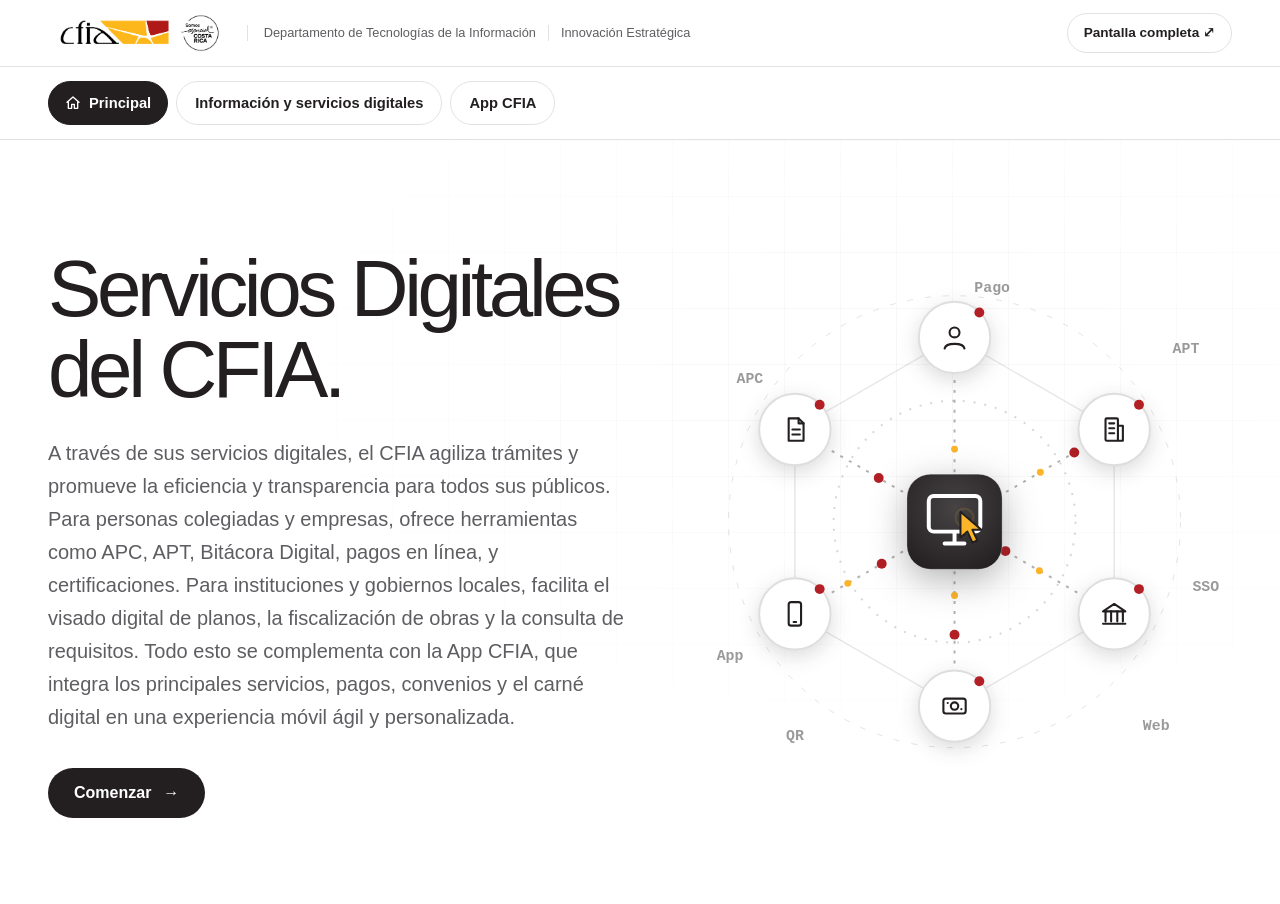
<file: index.html>
<!DOCTYPE html>
<html lang="es">
<head>
<meta charset="UTF-8">
<meta name="viewport" content="width=device-width, initial-scale=1, viewport-fit=cover">
<meta name="theme-color" content="#231f20">
<title>Servicios Digitales del CFIA · CFIA</title>
<link rel="stylesheet" href="assets/presentacion.css">


</head>
<body>

<header class="top">
  <div class="wrap">
    <button class="mark" id="home" type="button" aria-label="CFIA, ir a la portada"><img class="logo" id="logo" src="assets/cfia-esencial.png" alt="CFIA · Esencial Costa Rica"></button>
    <span class="ttl"><span>Departamento de Tecnologías de la Información</span><span>Innovación Estratégica</span></span>
    <div class="tools"><button class="tbtn" id="fs" type="button">Pantalla completa ⤢</button></div>
  </div>
</header>

<!-- Menú superior -->
<nav class="dock" aria-label="Secciones">
  <div class="wrap">
    <div class="chips" id="chips" role="tablist">
      <button class="chip chip-home" role="tab" data-i="-1"><svg viewBox="0 0 24 24" width="16" height="16" fill="none" stroke="currentColor" stroke-width="2" stroke-linecap="round" stroke-linejoin="round" aria-hidden="true"><path d="M3 11l9-8 9 8M5 10v10h5v-6h4v6h5V10"/></svg>Principal</button>
      <button class="chip" role="tab" data-i="0">Información y servicios digitales</button>
      <button class="chip" role="tab" data-i="1">App CFIA</button>
    </div>
  </div>
</nav>

<!-- Portada -->
<section id="cover">
  <div class="wrap cv-grid">
   <div class="cv-copy">
    <h1>Servicios Digitales<br>del CFIA.</h1>
    <p class="lead">A través de sus servicios digitales, el CFIA agiliza trámites y promueve la eficiencia y transparencia para todos sus públicos. Para personas colegiadas y empresas, ofrece herramientas como APC, APT, Bitácora Digital, pagos en línea, y certificaciones. Para instituciones y gobiernos locales, facilita el visado digital de planos, la fiscalización de obras y la consulta de requisitos. Todo esto se complementa con la App CFIA, que integra los principales servicios, pagos, convenios y el carné digital en una experiencia móvil ágil y personalizada.</p>
    <button class="start" id="start" type="button">Comenzar <span aria-hidden="true">→</span></button>
   </div>
   <div class="cv-art" aria-hidden="true"><svg id="art" viewBox="0 0 560 520" xmlns="http://www.w3.org/2000/svg"></svg></div>
  </div>
</section>

<main class="wrap" id="app" hidden>
  <section class="tab" id="t1" role="tabpanel">
    <header class="ah"><div class="ahm"><div><h2>Información y servicios digitales</h2><p>Lo que puede hacer cada tipo de usuario en los servicios digitales del CFIA.</p></div></div></header>
    <div class="seg" id="seg" role="tablist"></div>
    <div id="stage"></div>
  </section>
  <section class="tab" id="t2" role="tabpanel">
    <header class="ah"><div class="ahm"><div><h2>App CFIA</h2><p>Lo que se puede hacer desde la aplicación móvil del CFIA.</p></div></div><div class="stores"><img src="assets/imagen-1.png" alt="Código QR para descargar la App CFIA en App Store"><img src="assets/imagen-2.png" alt="Código QR para descargar la App CFIA en Google Play"></div></header>
    <div class="seg" id="aseg" role="tablist"><button class="on" data-k="a">Opciones actuales</button><button data-k="f">Futuras funcionalidades</button></div>
    <div id="ap1" class="appw">
      <img class="phimg" src="assets/imagen-3.png" alt="App CFIA en un celular">
      <div class="fts" id="fts"></div>
    </div>
      </section>
</main>
<script src="assets/presentacion.js"></script>
</body>
</html>
</file>
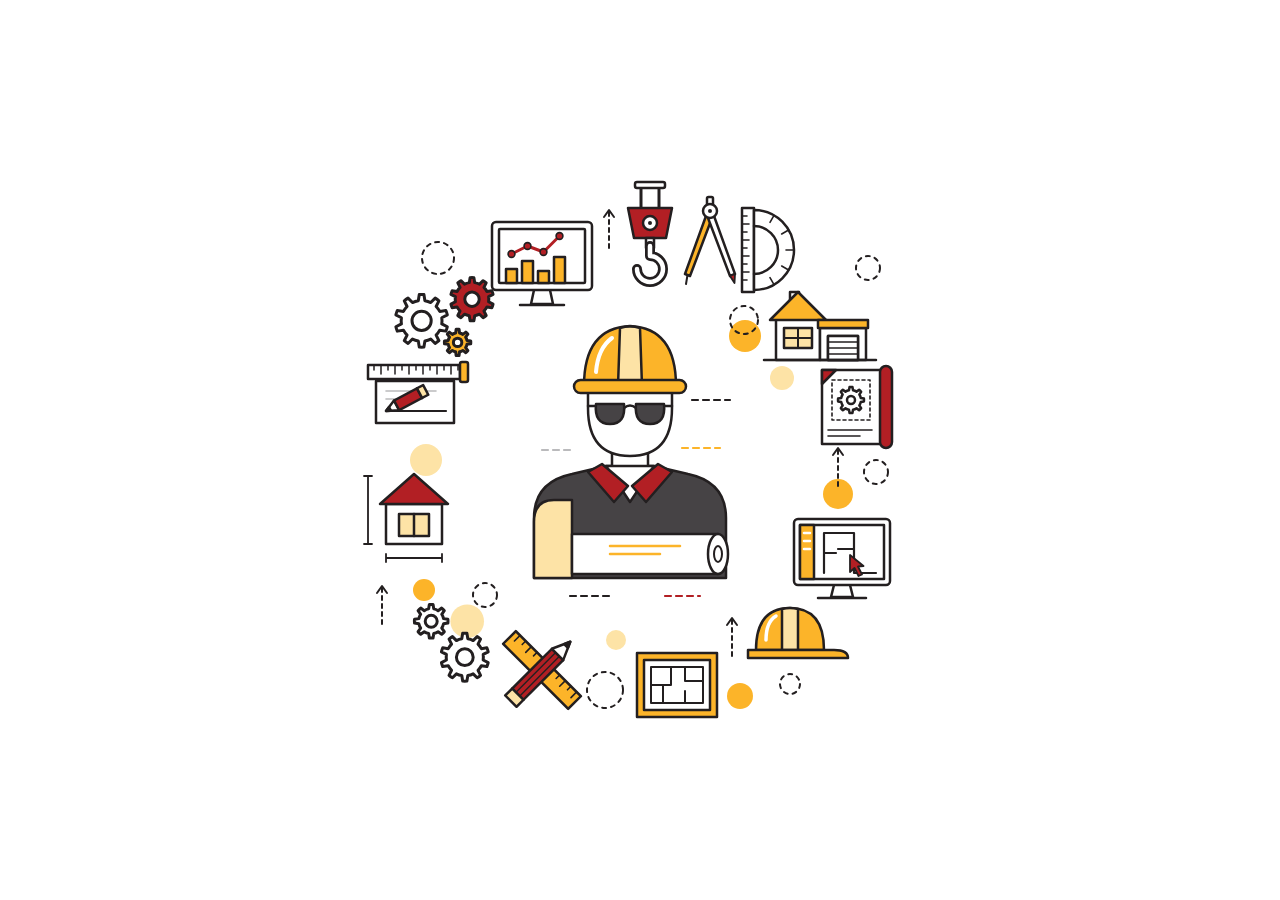
<file: assets/animacion-ingenieria_2.html>
<!DOCTYPE html>
<html lang="es">
<head>
<meta charset="utf-8">
<meta name="viewport" content="width=device-width, initial-scale=1">
<title>Animación – Ingeniería</title>
<style>
  body{margin:0;min-height:100vh;display:flex;align-items:center;justify-content:center;background:#f6f6f6;font-family:system-ui,sans-serif}
  .demo{width:min(92vw,640px);padding:24px 0}
</style>
</head>
<body>
<!--
  CÓMO USARLA EN SU SITIO WEB
  1. Copie todo el bloque entre "INICIO" y "FIN" (estilos + SVG + script).
  2. Péguelo donde quiera mostrar la animación (en WordPress/Elementor, use un bloque o widget "HTML personalizado").
  3. Se adapta al ancho del contenedor (máximo 640 px; cámbielo en la regla .ing-anim, propiedad max-width).
  - No necesita imágenes ni librerías externas.
  - Se pausa sola cuando no está en pantalla y respeta la opción "reducir movimiento" del sistema.
-->
<style>body{background:transparent}.demo{width:100%;padding:0}</style><div class="demo">
<!-- ============ INICIO ANIMACIÓN INGENIERÍA (copiar desde aquí) ============ -->
<style>
/* Paleta (cámbiela aquí) */
.ing-anim{
  --ing-pri:#b21f24;       /* rojo CFIA */
  --ing-pri-dark:#872026;  /* rojo oscuro */
  --ing-sec:#fcb429;       /* amarillo */
  --ing-sec-soft:#fde3a6;  /* amarillo suave */
  --ing-ink:#231f20;       /* tinta / contornos */
  --ing-dark:#464345;      /* gris oscuro */
  --ing-mute:#bababc;      /* gris claro */
  --ing-casco:#fcb429;     /* casco */
  --ing-casco-franja:#fde3a6; /* franja central del casco */
  --ing-lentes:#464345;    /* lentes */
  width:100%;max-width:640px;margin:0 auto}
.ing-anim svg{display:block;width:100%;height:auto;overflow:visible}

/* Entrada */
.ing-anim .ing-pop{transform-box:fill-box;transform-origin:center;animation:ing-pop .8s cubic-bezier(.34,1.56,.64,1) var(--d,0s) both}
.ing-anim .ing-in{animation:ing-fade .8s ease var(--d,0s) both}
@keyframes ing-pop{0%{opacity:0;transform:scale(.3)}60%{opacity:1}100%{opacity:1;transform:scale(1)}}
@keyframes ing-fade{from{opacity:0}to{opacity:1}}

/* Movimiento continuo */
.ing-anim .ing-float{animation:ing-float 5s ease-in-out var(--f,0s) infinite}
@keyframes ing-float{0%,100%{transform:translateY(0)}50%{transform:translateY(-6px)}}

.ing-anim .ing-breath{animation:ing-breath 4s ease-in-out infinite}
@keyframes ing-breath{0%,100%{transform:translateY(0)}50%{transform:translateY(-3px)}}

.ing-anim .ing-spin{transform-box:fill-box;transform-origin:center;animation:ing-spin var(--t,8s) linear infinite}
.ing-anim .ing-spin.rev{animation-direction:reverse}
@keyframes ing-spin{to{transform:rotate(360deg)}}

.ing-anim .ing-ring{transform-box:fill-box;transform-origin:center;animation:ing-fade .8s ease var(--d,0s) both,ing-spin var(--t,20s) linear infinite}

.ing-anim .ing-pulse{transform-box:fill-box;transform-origin:center;animation:ing-fade .8s ease var(--d,0s) both,ing-pulse 3.5s ease-in-out var(--p,0s) infinite}
@keyframes ing-pulse{0%,100%{transform:scale(1)}50%{transform:scale(1.18)}}

.ing-anim .ing-flow{animation:ing-flow .9s linear infinite}
@keyframes ing-flow{from{stroke-dashoffset:16}to{stroke-dashoffset:0}}

.ing-anim .ing-blink{animation:ing-blink 2.4s ease-in-out var(--b,0s) infinite}
@keyframes ing-blink{0%,100%{opacity:1}50%{opacity:.25}}

/* Grúa */
.ing-anim .ing-swing{transform-origin:0 0;animation:ing-swing 3.2s ease-in-out infinite}
@keyframes ing-swing{0%,100%{transform:rotate(-7deg)}50%{transform:rotate(7deg)}}

/* Gráfico */
.ing-anim .ing-bar{transform-box:fill-box;transform-origin:50% 100%;animation:ing-bar 2.6s ease-in-out var(--b,0s) infinite}
@keyframes ing-bar{0%,100%{transform:scaleY(.45)}50%{transform:scaleY(1)}}
.ing-anim .ing-chart{stroke-dasharray:100;animation:ing-draw 6s linear infinite}
@keyframes ing-draw{0%{stroke-dashoffset:100;opacity:1}50%{stroke-dashoffset:0}85%{stroke-dashoffset:0;opacity:1}100%{stroke-dashoffset:0;opacity:0}}

/* Compás */
.ing-anim .ing-leg-l{transform-origin:0 0;animation:ing-leg-l 3s ease-in-out infinite}
.ing-anim .ing-leg-r{transform-origin:0 0;animation:ing-leg-r 3s ease-in-out infinite}
@keyframes ing-leg-l{0%,100%{transform:rotate(0)}50%{transform:rotate(12deg)}}
@keyframes ing-leg-r{0%,100%{transform:rotate(0)}50%{transform:rotate(-12deg)}}

/* Casa */
.ing-anim .ing-smoke{opacity:0;transform-box:fill-box;transform-origin:center;animation:ing-smoke 3.3s ease-out var(--s,0s) infinite}
@keyframes ing-smoke{0%{opacity:0;transform:translate(0,0) scale(.5)}20%{opacity:.95}100%{opacity:0;transform:translate(7px,-26px) scale(1.5)}}
.ing-anim .ing-window{animation:ing-window 7s ease-in-out var(--w,0s) infinite}
@keyframes ing-window{0%,40%,100%{fill:var(--ing-sec-soft)}50%,90%{fill:var(--ing-sec)}}
.ing-anim .ing-garage{transform-box:fill-box;transform-origin:50% 0;animation:ing-garage 8s ease-in-out infinite}
@keyframes ing-garage{0%,15%,100%{transform:scaleY(1)}35%,70%{transform:scaleY(.2)}}

/* Plano y medidas */
.ing-anim .ing-ants{animation:ing-ants 1.2s linear infinite}
@keyframes ing-ants{to{stroke-dashoffset:-12}}
.ing-anim .ing-plan,.ing-anim .ing-plan2{stroke-dasharray:100;animation:ing-draw 7s linear infinite}
.ing-anim .ing-plan2{animation-delay:-2.5s}
.ing-anim .ing-mv{transform-box:fill-box;transform-origin:center;animation:ing-mv 4s ease-in-out infinite}
.ing-anim .ing-mh{transform-box:fill-box;transform-origin:center;animation:ing-mh 4s ease-in-out -2s infinite}
@keyframes ing-mv{0%,100%{transform:scaleY(.2)}35%,75%{transform:scaleY(1)}}
@keyframes ing-mh{0%,100%{transform:scaleX(.2)}35%,75%{transform:scaleX(1)}}

/* Cursor */
.ing-anim .ing-cursor{animation:ing-cursor 6s ease-in-out infinite}
@keyframes ing-cursor{0%,100%{transform:translate(0,0)}25%{transform:translate(-16px,-14px)}50%{transform:translate(8px,-18px)}75%{transform:translate(-6px,2px)}}

/* Casco, lápiz y regla */
.ing-anim .ing-rock{transform-box:fill-box;transform-origin:50% 100%;animation:ing-rock 3.6s ease-in-out infinite}
@keyframes ing-rock{0%,100%{transform:rotate(-6deg)}50%{transform:rotate(6deg)}}
.ing-anim .ing-wiggle{transform-box:fill-box;transform-origin:center;animation:ing-wiggle 2.8s ease-in-out infinite}
@keyframes ing-wiggle{0%,100%{transform:rotate(-6deg)}50%{transform:rotate(6deg)}}
.ing-anim .ing-line{stroke-dasharray:100;animation:ing-line 5s linear infinite}
.ing-anim .ing-pencil{animation:ing-pencil 5s linear infinite}
@keyframes ing-line{0%{stroke-dashoffset:100;opacity:1}55%{stroke-dashoffset:0}80%{stroke-dashoffset:0;opacity:1}100%{stroke-dashoffset:0;opacity:0}}
@keyframes ing-pencil{0%{transform:translateX(0)}55%,80%{transform:translateX(60px)}100%{transform:translateX(0)}}

/* Brillos */
.ing-anim .ing-shine{animation:ing-blink 3s ease-in-out infinite}
.ing-anim .ing-glint{transform-box:fill-box;transform-origin:center;transform:skewX(-20deg);animation:ing-glint 4.5s ease-in-out 1.5s infinite}
@keyframes ing-glint{0%,55%{transform:translateX(0) skewX(-20deg)}80%,100%{transform:translateX(96px) skewX(-20deg)}}
@keyframes ing-dot0{0%{transform:scale(0)}4%{transform:scale(1.35)}7%,85%{transform:scale(1)}100%{transform:scale(0)}}
.ing-anim .ing-dot0{transform-box:fill-box;transform-origin:center;animation:ing-dot0 6s linear infinite}
@keyframes ing-dot1{0%,15.5%{transform:scale(0)}19.5%{transform:scale(1.35)}22.5%,85%{transform:scale(1)}100%{transform:scale(0)}}
.ing-anim .ing-dot1{transform-box:fill-box;transform-origin:center;animation:ing-dot1 6s linear infinite}
@keyframes ing-dot2{0%,30.5%{transform:scale(0)}34.5%{transform:scale(1.35)}37.5%,85%{transform:scale(1)}100%{transform:scale(0)}}
.ing-anim .ing-dot2{transform-box:fill-box;transform-origin:center;animation:ing-dot2 6s linear infinite}
@keyframes ing-dot3{0%,50%{transform:scale(0)}54%{transform:scale(1.35)}57%,85%{transform:scale(1)}100%{transform:scale(0)}}
.ing-anim .ing-dot3{transform-box:fill-box;transform-origin:center;animation:ing-dot3 6s linear infinite}

/* Pausa fuera de pantalla y accesibilidad */
.ing-anim.ing-paused *{animation-play-state:paused!important}
@media (prefers-reduced-motion:reduce){.ing-anim *{animation:none!important}.ing-anim .ing-smoke{opacity:0}}
</style>

<div class="ing-anim" role="img" aria-label="Ilustración animada de un ingeniero rodeado de herramientas de diseño y construcción">
<svg style="stroke:var(--ing-ink)" viewBox="0 0 640 600" xmlns="http://www.w3.org/2000/svg" aria-hidden="true"
     fill="#fff" stroke-width="2.5" stroke-linejoin="round" stroke-linecap="round">
  <defs>
    <clipPath id="ing-lens">
      <path d="M276 254 H304 Q306 274 290 274 Q274 274 276 254 Z"/>
      <path d="M316 254 H344 Q346 274 330 274 Q314 274 316 254 Z"/>
    </clipPath>
  </defs>
  <!-- decorativos -->
  <circle class="ing-pulse" style="fill:var(--ing-sec);--d:1.9s;--p:0s" cx="425" cy="186" r="16" stroke="none"/>
<circle class="ing-pulse" style="fill:var(--ing-sec);--d:2.0s;--p:-1s" cx="518" cy="344" r="15" stroke="none"/>
<circle class="ing-pulse" style="fill:var(--ing-sec);--d:2.1s;--p:-2s" cx="104" cy="440" r="11" stroke="none"/>
<circle class="ing-pulse" style="fill:var(--ing-sec);--d:2.2s;--p:-0.5s" cx="420" cy="546" r="13" stroke="none"/>
<circle class="ing-pulse" style="fill:var(--ing-sec-soft);--d:2.0s;--p:-1.5s" cx="462" cy="228" r="12" stroke="none"/>
<circle class="ing-pulse" style="fill:var(--ing-sec-soft);--d:2.1s;--p:-2.5s" cx="106" cy="310" r="16" stroke="none"/>
<circle class="ing-pulse" style="fill:var(--ing-sec-soft);--d:2.2s;--p:-0.8s" cx="296" cy="490" r="10" stroke="none"/>
<circle class="ing-ring" style="--t:20s;--d:1.9s" cx="118" cy="108" r="16" fill="none" stroke-width="2" stroke-dasharray="4 5"/>
<circle class="ing-ring" style="--t:16s;--d:2.0s" cx="424" cy="170" r="14" fill="none" stroke-width="2" stroke-dasharray="4 5"/>
<circle class="ing-ring" style="--t:20s;--d:2.0s" cx="548" cy="118" r="12" fill="none" stroke-width="2" stroke-dasharray="4 5"/>
<circle class="ing-ring" style="--t:18s;--d:2.1s" cx="556" cy="322" r="12" fill="none" stroke-width="2" stroke-dasharray="4 5"/>
<circle class="ing-ring" style="--t:20s;--d:2.2s" cx="165" cy="445" r="12" fill="none" stroke-width="2" stroke-dasharray="4 5"/>
<circle class="ing-ring" style="--t:24s;--d:2.2s" cx="285" cy="540" r="18" fill="none" stroke-width="2" stroke-dasharray="4 5"/>
<circle class="ing-ring" style="--t:20s;--d:2.3s" cx="470" cy="534" r="10" fill="none" stroke-width="2" stroke-dasharray="4 5"/>
<g class="ing-in" style="--d:2.0s" transform="translate(289 98)"><path class="ing-flow" d="M0 0 V-36" fill="none" stroke-width="2" stroke-dasharray="4 4"/><path d="M-5 -31 L0 -38 L5 -31" fill="none" stroke-width="2"/></g>
<g class="ing-in" style="--d:2.1s" transform="translate(518 336)"><path class="ing-flow" d="M0 0 V-36" fill="none" stroke-width="2" stroke-dasharray="4 4"/><path d="M-5 -31 L0 -38 L5 -31" fill="none" stroke-width="2"/></g>
<g class="ing-in" style="--d:2.2s" transform="translate(62 474)"><path class="ing-flow" d="M0 0 V-36" fill="none" stroke-width="2" stroke-dasharray="4 4"/><path d="M-5 -31 L0 -38 L5 -31" fill="none" stroke-width="2"/></g>
<g class="ing-in" style="--d:2.3s" transform="translate(412 506)"><path class="ing-flow" d="M0 0 V-36" fill="none" stroke-width="2" stroke-dasharray="4 4"/><path d="M-5 -31 L0 -38 L5 -31" fill="none" stroke-width="2"/></g>
  <!-- íconos alrededor -->
  <g transform="translate(330 36)"><g class="ing-pop" style="--d:0.45s"><g class="ing-float" style="--f:0s">
<g class="ing-swing">
  <path d="M-9 0 V24 M9 0 V24" fill="none" stroke-width="3"/>
  <rect x="-15" y="-4" width="30" height="6" rx="2"/>
  <path style="fill:var(--ing-pri)" d="M-22 22 H22 L16 52 H-16 Z"/>
  <circle cy="37" r="7"/><circle style="fill:var(--ing-ink)" cy="37" r="2" stroke="none"/>
  <rect x="-4" y="52" width="8" height="10"/>
  <path d="M0 60 V70 A13 13 0 1 1 -13 83" fill="none" stroke-width="10"/>
  <path d="M0 60 V70 A13 13 0 1 1 -13 83" fill="none" stroke="#FFFFFF" stroke-width="4.5"/>
</g></g></g></g>
<g transform="translate(428 100)"><g class="ing-pop" style="--d:0.55s"><g class="ing-float" style="--f:-1.0s">
<rect x="-6" y="-42" width="12" height="84"/>
<path d="M-6 -34 H-1M-6 -26 H1M-6 -18 H-1M-6 -10 H1M-6 -2 H-1M-6 6 H1M-6 14 H-1M-6 22 H1M-6 30 H-1" fill="none" stroke-width="1.6"/>
<path d="M6 -40 A40 40 0 0 1 6 40 Z"/>
<path d="M6 -24 A24 24 0 0 1 6 24" fill="none"/>
<path d="M22.0 -27.7 L26.0 -34.6 M33.7 -16.0 L40.6 -20.0 M38.0 0.0 L46.0 0.0 M33.7 16.0 L40.6 20.0 M22.0 27.7 L26.0 34.6 " fill="none" stroke-width="1.6"/>
<g transform="translate(-38 -36)">
  <g class="ing-leg-l">
    <path style="fill:var(--ing-sec)" d="M-4 2 L2 4 L-20 62 L-25 60 Z"/>
    <path d="M-22.5 61 L-24 70" fill="none" stroke-width="2"/>
  </g>
  <g class="ing-leg-r">
    <path d="M4 2 L-2 4 L20 62 L25 60 Z"/>
    <path style="fill:var(--ing-pri)" d="M20 62 L25 60 L24.5 69 Z" stroke-width="1.8"/>
  </g>
  <rect x="-3" y="-17" width="6" height="9" rx="1.5"/>
  <circle cy="-3" r="7"/><circle style="fill:var(--ing-ink)" cy="-3" r="2" stroke="none"/>
</g></g></g></g>
<g transform="translate(500 178)"><g class="ing-pop" style="--d:0.65s"><g class="ing-float" style="--f:-2.0s">
<circle class="ing-smoke" style="--s:0.0s" cx="-25.5" cy="-40" r="4.5" fill="#fff" stroke-width="1.6"/><circle class="ing-smoke" style="--s:-1.1s" cx="-25.5" cy="-40" r="4.5" fill="#fff" stroke-width="1.6"/><circle class="ing-smoke" style="--s:-2.2s" cx="-25.5" cy="-40" r="4.5" fill="#fff" stroke-width="1.6"/>
<rect x="-30" y="-36" width="9" height="20"/>
<rect x="-44" y="-12" width="44" height="44"/>
<path style="fill:var(--ing-sec)" d="M-50 -8 L-22 -36 L6 -8 Z"/>
<rect style="fill:var(--ing-sec-soft)" class="ing-window" x="-36" y="0" width="28" height="20"/>
<path d="M-22 0 V20 M-36 10 H-8" fill="none" stroke-width="2"/>
<rect x="0" y="0" width="46" height="32"/>
<path style="fill:var(--ing-sec)" d="M-2 -8 H48 V0 H-2 Z"/>
<rect style="fill:var(--ing-dark)" x="8" y="8" width="30" height="24"/>
<g class="ing-garage">
  <rect x="8" y="8" width="30" height="24"/>
  <path d="M8 14 H38 M8 20 H38 M8 26 H38" fill="none" stroke-width="1.6"/>
</g>
<path d="M-56 32 H56" fill="none"/></g></g></g>
<g transform="translate(532 258)"><g class="ing-pop" style="--d:0.75s"><g class="ing-float" style="--f:-3.0s">
<rect x="-30" y="-38" width="62" height="74"/>
<path style="fill:var(--ing-pri)" d="M-30 -38 H-16 L-30 -24 Z"/>
<rect style="fill:var(--ing-pri)" x="28" y="-42" width="12" height="82" rx="6"/>
<path d="M-24 22 H20 M-24 28 H8" fill="none" stroke-width="1.6"/>
<rect class="ing-ants" x="-20" y="-28" width="38" height="40" fill="none" stroke-width="1.6" stroke-dasharray="3 3"/>
<g transform="translate(-1 -8)"><path class="ing-spin" style="--t:6s" fill="#FFFFFF" fill-rule="evenodd" d="M-2.03 -9.79L-1.43 -12.92A13 13 0 0 1 1.43 -12.92L2.03 -9.79A10 10 0 0 1 5.49 -8.36L8.13 -10.15A13 13 0 0 1 10.15 -8.13L8.36 -5.49A10 10 0 0 1 9.79 -2.03L12.92 -1.43A13 13 0 0 1 12.92 1.43L9.79 2.03A10 10 0 0 1 8.36 5.49L10.15 8.13A13 13 0 0 1 8.13 10.15L5.49 8.36A10 10 0 0 1 2.03 9.79L1.43 12.92A13 13 0 0 1 -1.43 12.92L-2.03 9.79A10 10 0 0 1 -5.49 8.36L-8.13 10.15A13 13 0 0 1 -10.15 8.13L-8.36 5.49A10 10 0 0 1 -9.79 2.03L-12.92 1.43A13 13 0 0 1 -12.92 -1.43L-9.79 -2.03A10 10 0 0 1 -8.36 -5.49L-10.15 -8.13A13 13 0 0 1 -8.13 -10.15L-5.49 -8.36A10 10 0 0 1 -2.03 -9.79ZM4 0A4 4 0 1 0 -4 0A4 4 0 1 0 4 0Z"/></g></g></g></g>
<g transform="translate(522 405)"><g class="ing-pop" style="--d:0.85s"><g class="ing-float" style="--f:-4.0s">
<path d="M-8 30 L-11 42 H11 L8 30"/><path d="M-24 43 H24" fill="none"/>
<rect x="-48" y="-36" width="96" height="66" rx="4"/>
<rect x="-42" y="-30" width="84" height="54"/>
<rect style="fill:var(--ing-sec)" x="-42" y="-30" width="14" height="54"/>
<path d="M-38 -22 H-32 M-38 -14 H-32 M-38 -6 H-32" fill="none" stroke="#FFFFFF" stroke-width="2.5"/>
<path class="ing-plan" pathLength="100" d="M-18 18 V-22 H12 V-6 H-4 M-18 -2 H-6 M12 -6 V18 H34" fill="none" stroke-width="2.2"/>
<g transform="translate(8 0)"><g class="ing-cursor">
  <path style="fill:var(--ing-pri)" d="M0 0 L0 17 L4.5 13 L8.5 21 L12 19.5 L8 11.5 L13.5 11 Z" stroke-width="1.8"/>
</g></g></g></g></g>
<g transform="translate(470 490)"><g class="ing-pop" style="--d:0.95s"><g class="ing-float" style="--f:-0.5s">
<g class="ing-rock">
  <path style="fill:var(--ing-casco)" d="M-34 10 Q-34 -32 0 -32 Q34 -32 34 10 Z"/>
  <path style="fill:var(--ing-casco-franja)" d="M-8 -31 Q0 -33 8 -31 V10 H-8 Z"/>
  <path style="fill:var(--ing-casco)" d="M-42 10 H44 Q58 10 58 18 H-42 Z"/>
  <path class="ing-shine" d="M-24 0 Q-24 -18 -14 -24" fill="none" stroke="#FFFFFF" stroke-width="3.5"/>
</g></g></g></g>
<g transform="translate(357 535)"><g class="ing-pop" style="--d:1.05s"><g class="ing-float" style="--f:-1.5s">
<rect style="fill:var(--ing-sec)" x="-40" y="-32" width="80" height="64"/>
<rect x="-33" y="-25" width="66" height="50"/>
<path class="ing-plan2" pathLength="100" d="M-26 -18 H26 V18 H-26 Z M-6 -18 V0 H-26 M8 -18 V-4 H26 M8 18 V6 M-14 0 V18" fill="none" stroke-width="2"/></g></g></g>
<g transform="translate(222 520)"><g class="ing-pop" style="--d:1.15s"><g class="ing-float" style="--f:-2.5s">
<g transform="rotate(45)">
  <rect style="fill:var(--ing-sec)" x="-46" y="-9" width="92" height="18"/>
  <path d="M-40 -9 V-1M-32 -9 V-4M-24 -9 V-1M-16 -9 V-4M-8 -9 V-1M0 -9 V-4M8 -9 V-1M16 -9 V-4M24 -9 V-1M32 -9 V-4M40 -9 V-1" fill="none" stroke-width="1.6"/>
</g>
<g class="ing-wiggle"><g transform="rotate(-45)">
  <rect style="fill:var(--ing-sec-soft)" x="-44" y="-8" width="10" height="16"/>
  <rect style="fill:var(--ing-pri)" x="-34" y="-8" width="56" height="16"/>
  <path d="M-34 -2.7 H22 M-34 2.7 H22" fill="none" stroke-width="1.4"/>
  <path d="M22 -8 L40 0 L22 8 Z"/>
  <path style="fill:var(--ing-ink)" d="M34 -2.7 L40 0 L34 2.7 Z"/>
</g></g></g></g></g>
<g transform="translate(128 488) scale(1.2)"><g class="ing-pop" style="--d:1.25s"><g class="ing-float" style="--f:-3.5s">
<circle style="fill:var(--ing-sec-soft)" cx="16" cy="-14" r="14" stroke="none"/>
<g transform="translate(-14 -14)"><path class="ing-spin rev" style="--t:7s" fill="#FFFFFF" fill-rule="evenodd" d="M-2.13 -10.28L-1.54 -13.92A14 14 0 0 1 1.54 -13.92L2.13 -10.28A10.5 10.5 0 0 1 5.76 -8.78L8.75 -10.93A14 14 0 0 1 10.93 -8.75L8.78 -5.76A10.5 10.5 0 0 1 10.28 -2.13L13.92 -1.54A14 14 0 0 1 13.92 1.54L10.28 2.13A10.5 10.5 0 0 1 8.78 5.76L10.93 8.75A14 14 0 0 1 8.75 10.93L5.76 8.78A10.5 10.5 0 0 1 2.13 10.28L1.54 13.92A14 14 0 0 1 -1.54 13.92L-2.13 10.28A10.5 10.5 0 0 1 -5.76 8.78L-8.75 10.93A14 14 0 0 1 -10.93 8.75L-8.78 5.76A10.5 10.5 0 0 1 -10.28 2.13L-13.92 1.54A14 14 0 0 1 -13.92 -1.54L-10.28 -2.13A10.5 10.5 0 0 1 -8.78 -5.76L-10.93 -8.75A14 14 0 0 1 -8.75 -10.93L-5.76 -8.78A10.5 10.5 0 0 1 -2.13 -10.28ZM5 0A5 5 0 1 0 -5 0A5 5 0 1 0 5 0Z"/></g>
<g transform="translate(14 16)"><path class="ing-spin" style="--t:10s" fill="#FFFFFF" fill-rule="evenodd" d="M-2.52 -15.29L-1.76 -19.92A20 20 0 0 1 1.76 -19.92L2.52 -15.29A15.5 15.5 0 0 1 6.95 -13.85L10.29 -17.15A20 20 0 0 1 13.13 -15.09L11.03 -10.89A15.5 15.5 0 0 1 13.77 -7.12L18.40 -7.83A20 20 0 0 1 19.49 -4.49L15.32 -2.33A15.5 15.5 0 0 1 15.32 2.33L19.49 4.49A20 20 0 0 1 18.40 7.83L13.77 7.12A15.5 15.5 0 0 1 11.03 10.89L13.13 15.09A20 20 0 0 1 10.29 17.15L6.95 13.85A15.5 15.5 0 0 1 2.52 15.29L1.76 19.92A20 20 0 0 1 -1.76 19.92L-2.52 15.29A15.5 15.5 0 0 1 -6.95 13.85L-10.29 17.15A20 20 0 0 1 -13.13 15.09L-11.03 10.89A15.5 15.5 0 0 1 -13.77 7.12L-18.40 7.83A20 20 0 0 1 -19.49 4.49L-15.32 2.33A15.5 15.5 0 0 1 -15.32 -2.33L-19.49 -4.49A20 20 0 0 1 -18.40 -7.83L-13.77 -7.12A15.5 15.5 0 0 1 -11.03 -10.89L-13.13 -15.09A20 20 0 0 1 -10.29 -17.15L-6.95 -13.85A15.5 15.5 0 0 1 -2.52 -15.29ZM7 0A7 7 0 1 0 -7 0A7 7 0 1 0 7 0Z"/></g></g></g></g>
<g transform="translate(92 360)"><g class="ing-pop" style="--d:1.35s"><g class="ing-float" style="--f:-4.5s">
<g class="ing-mv"><path d="M-44 -34 V34 M-48 -34 H-40 M-48 34 H-40" fill="none" stroke-width="1.8"/></g>
<g class="ing-mh"><path d="M-26 48 H30 M-26 44 V52 M30 44 V52" fill="none" stroke-width="1.8"/></g>
<rect x="-26" y="-6" width="56" height="40"/>
<path style="fill:var(--ing-pri)" d="M-32 -6 L2 -36 L36 -6 Z"/>
<rect class="ing-window" x="-13" y="4" width="30" height="22" style="fill:var(--ing-sec-soft);--w:-3s"/>
<path d="M2 4 V26" fill="none"/></g></g></g>
<g transform="translate(96 245)"><g class="ing-pop" style="--d:1.45s"><g class="ing-float" style="--f:-0.8s">
<rect x="-40" y="-14" width="78" height="42"/>
<rect x="-48" y="-30" width="92" height="14"/>
<path d="M-42 -30 V-25M-35 -30 V-21M-28 -30 V-25M-21 -30 V-21M-14 -30 V-25M-7 -30 V-21M0 -30 V-25M7 -30 V-21M14 -30 V-25M21 -30 V-21M28 -30 V-25M35 -30 V-21M42 -30 V-25" fill="none" stroke-width="1.5"/>
<rect style="fill:var(--ing-sec)" x="44" y="-33" width="8" height="20" rx="2"/>
<path style="stroke:var(--ing-mute)" d="M-30 -4 H20 M-30 4 H6" fill="none" stroke-width="1.6"/>
<path class="ing-line" pathLength="100" d="M-30 16 H30" fill="none" stroke-width="2.2"/>
<g transform="translate(-30 16)"><g class="ing-pencil"><g transform="rotate(-28)">
  <path d="M0 0 L12 -5.5 L12 5.5 Z"/>
  <path style="fill:var(--ing-ink)" d="M0 0 L4.5 -2 L4.5 2 Z"/>
  <rect style="fill:var(--ing-pri)" x="12" y="-5.5" width="26" height="11"/>
  <rect style="fill:var(--ing-sec-soft)" x="38" y="-5.5" width="7" height="11"/>
</g></g></g></g></g></g>
<g transform="translate(128 166) scale(1.2)"><g class="ing-pop" style="--d:1.55s"><g class="ing-float" style="--f:-1.8s">
<g transform="translate(8 22)"><path class="ing-spin" style="fill:var(--ing-sec);--t:5s" fill-rule="evenodd" d="M-1.62 -7.83L-1.21 -10.93A11 11 0 0 1 1.21 -10.93L1.62 -7.83A8 8 0 0 1 4.39 -6.69L6.88 -8.58A11 11 0 0 1 8.58 -6.88L6.69 -4.39A8 8 0 0 1 7.83 -1.62L10.93 -1.21A11 11 0 0 1 10.93 1.21L7.83 1.62A8 8 0 0 1 6.69 4.39L8.58 6.88A11 11 0 0 1 6.88 8.58L4.39 6.69A8 8 0 0 1 1.62 7.83L1.21 10.93A11 11 0 0 1 -1.21 10.93L-1.62 7.83A8 8 0 0 1 -4.39 6.69L-6.88 8.58A11 11 0 0 1 -8.58 6.88L-6.69 4.39A8 8 0 0 1 -7.83 1.62L-10.93 1.21A11 11 0 0 1 -10.93 -1.21L-7.83 -1.62A8 8 0 0 1 -6.69 -4.39L-8.58 -6.88A11 11 0 0 1 -6.88 -8.58L-4.39 -6.69A8 8 0 0 1 -1.62 -7.83ZM3.5 0A3.5 3.5 0 1 0 -3.5 0A3.5 3.5 0 1 0 3.5 0Z"/></g>
<g transform="translate(-22 4)"><path class="ing-spin" style="--t:12s" fill="#FFFFFF" fill-rule="evenodd" d="M-2.76 -16.77L-1.93 -21.91A22 22 0 0 1 1.93 -21.91L2.76 -16.77A17 17 0 0 1 7.62 -15.20L11.32 -18.87A22 22 0 0 1 14.44 -16.59L12.10 -11.95A17 17 0 0 1 15.10 -7.81L20.25 -8.61A22 22 0 0 1 21.44 -4.93L16.81 -2.55A17 17 0 0 1 16.81 2.55L21.44 4.93A22 22 0 0 1 20.25 8.61L15.10 7.81A17 17 0 0 1 12.10 11.95L14.44 16.59A22 22 0 0 1 11.32 18.87L7.62 15.20A17 17 0 0 1 2.76 16.77L1.93 21.91A22 22 0 0 1 -1.93 21.91L-2.76 16.77A17 17 0 0 1 -7.62 15.20L-11.32 18.87A22 22 0 0 1 -14.44 16.59L-12.10 11.95A17 17 0 0 1 -15.10 7.81L-20.25 8.61A22 22 0 0 1 -21.44 4.93L-16.81 2.55A17 17 0 0 1 -16.81 -2.55L-21.44 -4.93A22 22 0 0 1 -20.25 -8.61L-15.10 -7.81A17 17 0 0 1 -12.10 -11.95L-14.44 -16.59A22 22 0 0 1 -11.32 -18.87L-7.62 -15.20A17 17 0 0 1 -2.76 -16.77ZM8 0A8 8 0 1 0 -8 0A8 8 0 1 0 8 0Z"/></g>
<g transform="translate(20 -14)"><path class="ing-spin rev" style="fill:var(--ing-pri);--t:9s" fill-rule="evenodd" d="M-2.28 -13.81L-1.58 -17.93A18 18 0 0 1 1.58 -17.93L2.28 -13.81A14 14 0 0 1 6.28 -12.51L9.26 -15.44A18 18 0 0 1 11.82 -13.58L9.96 -9.84A14 14 0 0 1 12.43 -6.43L16.56 -7.04A18 18 0 0 1 17.54 -4.04L13.84 -2.10A14 14 0 0 1 13.84 2.10L17.54 4.04A18 18 0 0 1 16.56 7.04L12.43 6.43A14 14 0 0 1 9.96 9.84L11.82 13.58A18 18 0 0 1 9.26 15.44L6.28 12.51A14 14 0 0 1 2.28 13.81L1.58 17.93A18 18 0 0 1 -1.58 17.93L-2.28 13.81A14 14 0 0 1 -6.28 12.51L-9.26 15.44A18 18 0 0 1 -11.82 13.58L-9.96 9.84A14 14 0 0 1 -12.43 6.43L-16.56 7.04A18 18 0 0 1 -17.54 4.04L-13.84 2.10A14 14 0 0 1 -13.84 -2.10L-17.54 -4.04A18 18 0 0 1 -16.56 -7.04L-12.43 -6.43A14 14 0 0 1 -9.96 -9.84L-11.82 -13.58A18 18 0 0 1 -9.26 -15.44L-6.28 -12.51A14 14 0 0 1 -2.28 -13.81ZM6 0A6 6 0 1 0 -6 0A6 6 0 1 0 6 0Z"/></g></g></g></g>
<g transform="translate(222 112)"><g class="ing-pop" style="--d:1.65s"><g class="ing-float" style="--f:-2.8s">
<path d="M-8 28 L-11 42 H11 L8 28"/><path d="M-22 43 H22" fill="none"/>
<rect x="-50" y="-40" width="100" height="68" rx="4"/>
<rect x="-43" y="-33" width="86" height="54" rx="1"/>
<rect class="ing-bar" style="fill:var(--ing-sec);--b:0.00s" x="-36" y="7" width="11" height="14"/><rect class="ing-bar" style="fill:var(--ing-sec);--b:-0.45s" x="-20" y="-1" width="11" height="22"/><rect class="ing-bar" style="fill:var(--ing-sec);--b:-0.90s" x="-4" y="9" width="11" height="12"/><rect class="ing-bar" style="fill:var(--ing-sec);--b:-1.35s" x="12" y="-5" width="11" height="26"/>
<path style="stroke:var(--ing-pri)" class="ing-chart" pathLength="100" d="M-30.5 -8 L-14.5 -16 L1.5 -10 L17.5 -26" fill="none" stroke-width="3"/>
<circle style="fill:var(--ing-pri)" class="ing-dot0" cx="-30.5" cy="-8" r="3.4" stroke-width="1.6"/><circle style="fill:var(--ing-pri)" class="ing-dot1" cx="-14.5" cy="-16" r="3.4" stroke-width="1.6"/><circle style="fill:var(--ing-pri)" class="ing-dot2" cx="1.5" cy="-10" r="3.4" stroke-width="1.6"/><circle style="fill:var(--ing-pri)" class="ing-dot3" cx="17.5" cy="-26" r="3.4" stroke-width="1.6"/></g></g></g>

  <!-- trazos junto al ingeniero -->
  <g class="ing-in" style="--d:0.8s"><path class="ing-blink" style="stroke:var(--ing-mute);--b:0s" d="M222 300 H250" fill="none" stroke-width="2.2" stroke-dasharray="6 5"/></g>
<g class="ing-in" style="--d:0.9s"><path class="ing-blink" style="stroke:var(--ing-ink);--b:-0.6s" d="M372 250 H410" fill="none" stroke-width="2.2" stroke-dasharray="6 5"/></g>
<g class="ing-in" style="--d:1.0s"><path class="ing-blink" style="stroke:var(--ing-sec);--b:-1.2s" d="M362 298 H400" fill="none" stroke-width="2.2" stroke-dasharray="6 5"/></g>
<g class="ing-in" style="--d:1.1s"><path class="ing-blink" style="stroke:var(--ing-ink);--b:-0.3s" d="M250 446 H292" fill="none" stroke-width="2.2" stroke-dasharray="6 5"/></g>
<g class="ing-in" style="--d:1.2s"><path class="ing-blink" style="stroke:var(--ing-pri);--b:-0.9s" d="M345 446 H380" fill="none" stroke-width="2.2" stroke-dasharray="6 5"/></g>
  <!-- ingeniero -->
  
<g class="ing-pop" style="--d:.1s"><g class="ing-breath">
  <path style="fill:var(--ing-dark)" d="M214 428 V368 Q214 332 252 324 L286 316 H334 L368 324 Q406 332 406 368 V428 Z"/>
  <path style="fill:var(--ing-sec-soft)" d="M214 428 V372 Q214 350 234 350 H252 V428 Z"/>
  <path d="M292 288 V318 H328 V288" />
  <path d="M286 316 L310 352 L334 316 Z"/>
  <path style="fill:var(--ing-pri)" d="M282 314 L308 336 L294 352 L268 322 Z"/>
  <path style="fill:var(--ing-pri)" d="M338 314 L312 336 L326 352 L352 322 Z"/>
  <path d="M268 236 V258 Q268 306 310 306 Q352 306 352 258 V236 Z"/>
  <path style="fill:var(--ing-casco)" d="M264 236 Q264 178 310 176 Q356 178 356 236 Z"/>
  <path style="fill:var(--ing-casco-franja)" d="M300 178 Q310 175 320 178 L322 236 H298 Z"/>
  <rect style="fill:var(--ing-casco)" x="254" y="230" width="112" height="13" rx="6.5"/>
  <path class="ing-shine" d="M276 222 Q278 198 292 188" fill="none" stroke="#FFFFFF" stroke-width="4"/>
  <path d="M276 256 H268 M344 256 H352 M304 258 Q310 253 316 258" fill="none"/>
  <path style="fill:var(--ing-lentes)" d="M276 254 H304 Q306 274 290 274 Q274 274 276 254 Z"/>
  <path style="fill:var(--ing-lentes)" d="M316 254 H344 Q346 274 330 274 Q314 274 316 254 Z"/>
  <g clip-path="url(#ing-lens)" stroke="none">
    <rect class="ing-glint" x="262" y="246" width="7" height="34" fill="#FFFFFF" opacity=".85"/>
  </g>
  <path d="M252 384 H398 V424 H252 Z"/>
  <path style="stroke:var(--ing-sec)" d="M290 396 H360 M290 404 H340" fill="none" stroke-width="2.5"/>
  <ellipse cx="398" cy="404" rx="10" ry="20"/>
  <ellipse cx="398" cy="404" rx="4" ry="8" fill="none" stroke-width="2"/>
</g></g>
</svg>
</div>

<script>
(function () {
  if (!('IntersectionObserver' in window)) return;
  var io = new IntersectionObserver(function (entries) {
    entries.forEach(function (e) { e.target.classList.toggle('ing-paused', !e.isIntersecting); });
  }, { threshold: 0.15 });
  document.querySelectorAll('.ing-anim').forEach(function (el) {
    el.classList.add('ing-paused');
    io.observe(el);
  });
})();
</script>
<!-- ============ FIN ANIMACIÓN INGENIERÍA (copiar hasta aquí) ============ -->
</div>
</body>
</html>
</file>
<file: assets/presentacion.css>
:root{
  --navy:#231f20; --navy2:#464345; --accent:#b21f24; --accent-soft:#f7eeee;
  --ink:#231f20; --bg:#f6f6f6; --card:#fff; --mute:#5e5e62; --line:#e2e2e2;
  --bar:#bababc; --bar-sel:#b21f24;
  --y:#fcb429; --red:#b21f24;
  --fh:'Noir Pro',Arial,sans-serif; --fb:'Myriad Pro','Segoe UI',Arial,sans-serif;
  --dock-h:72px; --hdr-h:64px;
  --ease:cubic-bezier(.2,.7,.2,1); --spring:cubic-bezier(.34,1.4,.64,1);
}
*,*::before,*::after{box-sizing:border-box;margin:0;padding:0}
html{-webkit-text-size-adjust:100%}
body{font:1rem/1.65 var(--fb);background:var(--bg);color:var(--ink);min-height:100vh;-webkit-font-smoothing:antialiased}
button{font:inherit;color:inherit;cursor:pointer}
[hidden]{display:none!important}
h1,h2,h3{font-family:var(--fh);line-height:1.15;text-wrap:balance}
:focus-visible{outline:3px solid var(--red);outline-offset:3px;border-radius:4px}
.wrap{width:calc(100% - 2*clamp(16px,4vw,48px));max-width:1240px;margin-inline:auto}

/* Encabezado */
header.top{position:sticky;top:0;z-index:60;background:#fff;color:var(--ink);border-bottom:1px solid var(--line)}
header.top .wrap{display:flex;align-items:center;gap:16px;min-height:var(--hdr-h)}
.mark{display:flex;align-items:center;cursor:pointer;border:0;background:none;padding:0}
.logo{height:42px;width:auto;display:block}
.wm{font:italic 400 2rem/1 Georgia,'Times New Roman',serif;letter-spacing:-.04em;color:var(--ink)}
.ttl{font-size:.8rem;line-height:1.3;color:var(--mute);padding-left:16px;border-left:1px solid var(--line)}
.tools{margin-left:auto;display:flex;gap:8px}
.tbtn{background:#fff;border:1px solid var(--line);color:var(--ink);border-radius:99px;padding:8px 16px;font-size:.85rem;font-weight:600;transition:border-color .2s}
.tbtn:hover{border-color:var(--navy)}
@media(max-width:719px){.ttl{display:none}}

/* Portada */
#cover{min-height:calc(100vh - var(--hdr-h) - var(--dock-h));display:flex;align-items:center;position:relative;overflow:hidden;background:#fff;padding-block:clamp(32px,6vw,72px)}
#cover::before{content:'';position:absolute;inset:0;pointer-events:none;background-image:linear-gradient(rgb(35 31 32/.04) 1px,transparent 1px),linear-gradient(90deg,rgb(35 31 32/.04) 1px,transparent 1px);background-size:56px 56px;-webkit-mask-image:radial-gradient(70% 70% at 70% 30%,#000,transparent 75%);mask-image:radial-gradient(70% 70% at 70% 30%,#000,transparent 75%)}
#cover .wrap{position:relative}
.eyebrow{display:flex;align-items:center;gap:10px;font-size:.8rem;font-weight:700;letter-spacing:.12em;text-transform:uppercase;color:var(--ink)}
.rl{display:inline-block;width:24px;height:3px;background:var(--red);border-radius:2px}
#cover h1{font-size:clamp(3rem,10vw,6.4rem);font-weight:500;letter-spacing:-.055em;line-height:1.02;margin-top:22px;color:var(--ink)}
.lead{max-width:64ch;color:var(--mute);font-size:clamp(1.05rem,1.6vw,1.25rem);line-height:1.65;margin-top:26px}
.start{margin-top:34px;display:inline-flex;align-items:center;gap:12px;min-height:50px;padding:12px 26px;border:0;border-radius:99px;background:var(--navy);color:#fff;font-weight:600;font-size:1rem;transition:transform .18s var(--ease),box-shadow .3s var(--ease),background .2s}
.start:hover{background:var(--navy2);box-shadow:0 8px 20px -6px rgba(35,31,32,.5)}
.start:active{transform:scale(.97)}
.start span{transition:transform .3s var(--spring)}
.start:hover span{transform:translateX(4px)}


/* Animación de portada */
.cv-grid{display:grid;gap:clamp(24px,4vw,56px);align-items:center}
.cv-art{display:none}
@media(min-width:960px){.cv-grid{grid-template-columns:minmax(0,1.02fr) minmax(0,.98fr)}.cv-art{display:block}}
#art{width:100%;height:auto;max-height:70vh;display:block;overflow:visible}
#art .flow{stroke-dasharray:3 7;animation:flow 1.6s linear infinite}
#art .flow.r{animation-direction:reverse}
@keyframes flow{to{stroke-dashoffset:-20}}
#art .spin{transform-origin:280px 260px;animation:spin 60s linear infinite}
#art .spin.rev{animation-duration:90s;animation-direction:reverse}
@keyframes spin{to{transform:rotate(360deg)}}
#art .pulse{transform-origin:280px 260px;animation:pulse 3.2s ease-out infinite}
#art .pulse.p2{animation-delay:1.6s}
@keyframes pulse{0%{transform:scale(.8);opacity:.55}100%{transform:scale(2.3);opacity:0}}
#art .node{filter:drop-shadow(0 6px 10px rgba(35,31,32,.16));animation:bob 5s ease-in-out infinite}
@keyframes bob{50%{transform:translateY(-5px)}}
#art .dot{animation:blink 2.4s ease-in-out infinite}
@keyframes blink{50%{opacity:.25}}
#art .tok{font:600 15px 'Consolas','Courier New',monospace;fill:var(--navy);opacity:0;animation:rise 7s linear infinite}
@keyframes rise{0%{opacity:0;transform:translateY(14px)}15%{opacity:.5}80%{opacity:.35}100%{opacity:0;transform:translateY(-46px)}}
/* Pestañas */
main{padding:clamp(28px,4vw,48px) 0 48px}
.tab{display:none}
.tab.on{display:block;animation:vin .5s var(--ease) both}
@keyframes vin{from{opacity:0;transform:translateY(12px)}}
.ah{display:grid;gap:16px;margin-bottom:clamp(24px,3.5vw,40px)}
@media(min-width:720px){.ah{grid-template-columns:minmax(0,1fr) auto;align-items:end}}
.ahm{display:flex;align-items:flex-start;gap:clamp(14px,2.4vw,28px)}
.num{flex-shrink:0;font:700 clamp(2.6rem,7vw,4.4rem)/.9 var(--fh);letter-spacing:-.05em;color:transparent;-webkit-text-stroke:1.5px var(--navy)}
.ah h2{font-size:clamp(1.6rem,3.6vw,2.4rem);letter-spacing:-.03em}
.ah p{color:var(--mute);margin-top:8px;max-width:60ch}
.cnt{font-size:.95rem;color:var(--mute)}
.sec{margin-bottom:38px}
h3.st{font-size:1.2rem;color:var(--navy);margin-bottom:4px}
.sub{font-size:.9rem;color:var(--mute);margin-bottom:16px}
.panel{background:var(--card);border:1px solid var(--line);border-radius:16px;padding:clamp(18px,2.4vw,26px);box-shadow:0 1px 2px rgba(35,31,32,.04)}
.badge{white-space:nowrap;font-size:.72rem;font-weight:700;padding:3px 10px;border-radius:99px;background:var(--accent-soft);color:#872026}

/* Tarjetas de proyecto */
.pgrid{display:grid;gap:16px;grid-template-columns:minmax(0,1fr)}
@media(min-width:760px){.pgrid{grid-template-columns:repeat(2,minmax(0,1fr))}}
@media(min-width:1100px){.pgrid{grid-template-columns:repeat(3,minmax(0,1fr))}}
@media(min-width:760px){#pol{grid-template-columns:repeat(2,minmax(0,1fr))}}
.capw{display:grid;gap:12px;align-items:stretch}
#cursos{grid-template-columns:minmax(0,1fr)!important}
.kc .kpi{padding:16px 14px 14px;gap:6px;flex:1 1 150px}
.kc .kpi strong{font-size:clamp(1.9rem,3vw,2.3rem)}
.kc .kpi span{font-size:.7rem}
.kc .kpi .ki{width:30px;height:30px;right:12px;top:14px}
.kpis.kc{align-content:start}
@media(min-width:1000px){.capw{grid-template-columns:minmax(260px,.9fr) minmax(0,2fr)}.kpis.kc{display:grid;grid-template-columns:repeat(3,minmax(0,1fr))}.kc .kpi{flex:none}}
.pc.wide{grid-column:1/-1}
@media(min-width:760px){.pc.wide{flex-direction:row;align-items:stretch}.pc.wide .ban{width:260px;height:auto;flex:none}.pc.wide .in{flex:1;justify-content:center}.pc.wide ul{display:grid;grid-template-columns:1fr 1fr;gap:6px 28px}}
.kpis.few .kpi{flex:0 1 340px}
.svcw{margin-top:22px;scroll-margin-top:150px}
.st2{font:600 1.05rem var(--fh);color:var(--navy);margin-bottom:2px}
.svg2{margin-top:4px}
@media(min-width:1100px){.svg2{grid-template-columns:minmax(0,.9fr) minmax(0,1.1fr)}}
.sgs{display:grid;gap:14px 22px}
@media(min-width:620px){.sgs{grid-template-columns:repeat(2,minmax(0,1fr))}}
.sgp{transition:opacity .25s;border-left:3px solid var(--line);padding-left:12px}
.sgp.on{border-left-color:var(--accent)}
.sgp.dim{opacity:.35}
.sgp h4{font:600 .9rem var(--fh);color:var(--navy);margin-bottom:4px}
.sgp h4 span{font-size:.72rem;font-weight:700;padding:2px 8px;border-radius:99px;background:var(--accent-soft);color:#872026;margin-left:4px}
.sgp ul{list-style:none;display:flex;flex-direction:column;gap:3px}
.sgp li{font-size:.8rem;line-height:1.35;padding-left:14px;position:relative}
.sgp li::before{content:'';position:absolute;left:0;top:.5em;width:7px;height:7px;border-radius:50%;background:var(--accent)}
.kpi .more{margin-top:auto;font-size:.82rem;font-weight:700;color:var(--accent);text-decoration:none}
.kpi:hover .more{color:var(--y)}
.kpis.kc6 .kpi{flex:1 1 160px;padding:20px 16px 16px}.kpis.kc6 .kpi strong{font-size:clamp(2rem,3vw,2.5rem)}.kpis.kc6 .kt{font-size:.95rem}
.kpis.kc6{margin-bottom:20px}
#aud{margin-bottom:0}#aud .kpi{flex:1 1 220px;max-width:340px}
.kpi.ok::before{background:var(--accent)}.kpi.ok strong{color:var(--accent)}
.cg{display:grid;gap:20px}
@media(min-width:1100px){.cg{grid-template-columns:minmax(0,1.05fr) minmax(0,1fr)}#l1{grid-row:span 2}}
.dn{display:grid;gap:18px;align-items:center;justify-items:center}
@media(min-width:620px){.dn{grid-template-columns:190px minmax(0,1fr);justify-items:stretch}}
.dsv{width:190px;height:190px;display:block;overflow:visible}
.sg{transition:stroke-dasharray .9s var(--ease),stroke-width .2s,opacity .25s}
.sg.dim{opacity:.3}
.dc1{font:700 30px var(--fh);fill:var(--navy);letter-spacing:-.03em}
.dc2{font:600 10px var(--fb);fill:var(--mute);text-transform:uppercase;letter-spacing:.08em}
.lg{display:flex;flex-direction:column;gap:2px;width:100%}
.lgi{display:grid;grid-template-columns:12px minmax(0,1fr) auto 52px;align-items:center;gap:10px;padding:6px 8px;border-radius:8px;border:0;background:none;text-align:left;transition:background .15s,opacity .25s}
.lgi:hover{background:#f6f6f6}
.lgi i{width:12px;height:12px;border-radius:4px}
.lgi .nm{font-size:.84rem;line-height:1.3}
.lgi b{font-size:.84rem;font-variant-numeric:tabular-nums}
.lgi em{font-size:.78rem;font-style:normal;color:var(--mute);text-align:right;font-variant-numeric:tabular-nums}
.lgi.sel{background:#eeeeee}
.lgi.dim{opacity:.45}

.kpi .kt{font:600 1.05rem/1.25 var(--fh);color:var(--navy);padding-right:56px;transition:color .3s}
.kpi:hover .kt{color:#fff}
.pc{display:flex;flex-direction:column;gap:8px;background:var(--card);border:1px solid var(--line);border-left:4px solid var(--accent);border-radius:12px;overflow:hidden;transition:transform .3s var(--ease),box-shadow .3s var(--ease)}
.pc:hover{transform:translateY(-4px);box-shadow:0 14px 30px -12px rgba(35,31,32,.25)}
.pc .ban{height:124px;display:flex;align-items:center;justify-content:center;padding:10px}
.pc .ban img{max-height:100%;max-width:100%;object-fit:contain;display:block}
.pc .img{aspect-ratio:16/9;background:var(--bg)}
.pc .img img{width:100%;height:100%;object-fit:cover;display:block}
.pc .in{padding:16px 18px 18px;display:flex;flex-direction:column;gap:8px}
.pc .tag{font-size:.74rem;font-weight:700;letter-spacing:.06em;color:var(--accent)}
.pc h3{font-size:1.05rem;color:var(--navy);line-height:1.25}
.pc .intro{font-size:.88rem;color:var(--mute);line-height:1.5}
.pc ul{list-style:none;display:flex;flex-direction:column;gap:6px}
.pc li{position:relative;padding-left:16px;font-size:.88rem;line-height:1.45}
.pc li::before{content:'';position:absolute;left:0;top:.55em;width:6px;height:6px;border-radius:50%;background:var(--y)}
.pc li .badge{margin-right:6px}

/* Gráficos */
.charts{display:grid;gap:20px}
@media(min-width:1100px){.charts{grid-template-columns:1fr 1fr}}
.ph{display:flex;justify-content:space-between;align-items:flex-start;gap:16px;flex-wrap:wrap;margin-bottom:16px}
.ph h3{font-size:1.2rem;color:var(--navy)}
.clear{margin-top:8px;font-size:.8rem;font-weight:600;color:var(--navy2);background:none;border:1px solid var(--line);border-radius:99px;padding:5px 12px;visibility:hidden}
.clear.show{visibility:visible}
.clear:hover{background:#f6f6f6}
.total{background:var(--navy);color:#fff;border-radius:12px;padding:12px 18px;min-width:190px;text-align:right;transition:background .25s}
.total.sel{background:var(--accent)}
.total .lbl{font-size:.7rem;letter-spacing:.08em;text-transform:uppercase;opacity:.85}
.total .n{font:700 2.4rem/1.1 var(--fh);letter-spacing:-.03em}
.total .det{font-size:.78rem;opacity:.9;min-height:1.3em}
.rows{display:flex;flex-direction:column;gap:3px;max-height:640px;overflow-y:auto;padding-right:6px;scrollbar-width:thin;scrollbar-color:var(--bar) transparent}
.row{display:grid;grid-template-columns:minmax(130px,270px) 1fr 38px;align-items:center;gap:10px;padding:4px 6px;border-radius:8px;border:0;background:none;text-align:left;width:100%;transition:background .15s,opacity .25s}
.row:hover{background:#f6f6f6}
.row .nm{font-size:.84rem;line-height:1.3;overflow-wrap:anywhere}
.track{height:18px;background:#f3f3f3;border-radius:6px;overflow:hidden}
.fill{display:block;height:100%;width:0;background:var(--bar);border-radius:6px;transition:width .6s var(--ease),background .2s}
.row .v{font-size:.84rem;font-weight:700;text-align:right;font-variant-numeric:tabular-nums}
.rows.hs .row:not(.sel){opacity:.45}
.row.sel .fill{background:var(--bar-sel)}
.row.sel .nm{font-weight:700;color:var(--navy)}

/* Gobernanza */
.filters{display:flex;gap:8px;flex-wrap:wrap;margin-bottom:24px}
.fchip{font-size:.85rem;border:1px solid var(--line);background:#fff;padding:6px 14px;border-radius:99px;transition:background .2s,color .2s,border-color .2s}
.fchip:hover{border-color:var(--navy)}
.fchip.on{background:var(--navy);border-color:var(--navy);color:#fff}
.kpis{display:flex;flex-wrap:wrap;gap:12px}
.kpi{position:relative;overflow:hidden;flex:1 1 190px;display:flex;flex-direction:column;gap:10px;padding:24px 20px 20px;border:1px solid var(--line);border-radius:16px;background:var(--card);cursor:default;transition:transform .3s var(--ease),box-shadow .3s var(--ease),border-color .3s,background-color .3s}
.kpi::before{content:'';position:absolute;left:0;top:0;height:4px;width:32px;background:var(--y);border-radius:0 0 4px 0;transition:width .3s var(--ease)}
.kpi strong{font:700 clamp(2.4rem,5vw,3.1rem)/1 var(--fh);letter-spacing:-.04em;transition:color .3s,transform .3s var(--spring);transform-origin:left bottom}
.kpi span{font-size:.8rem;line-height:1.35;color:var(--mute);font-weight:600;text-transform:uppercase;letter-spacing:.06em;transition:color .3s}
.kpi .ki{position:absolute;right:16px;top:18px;width:40px;height:40px;transition:filter .3s}
.kpi:hover .ki{filter:brightness(0) invert(1)}
.kpi:hover{transform:translateY(-6px);box-shadow:0 24px 48px -12px rgba(35,31,32,.25);border-color:transparent;background:var(--navy)}
.kpi:hover::before{width:100%}
.kpi:hover strong{color:var(--y);transform:scale(1.06)}
.kpi:hover span{color:#e6e6e8}
.kpi.txt span{text-transform:none;letter-spacing:0;font-weight:500;font-size:.88rem;line-height:1.45}

/* Menú inferior fijo */
/* menú superior */
.dock{position:sticky;top:var(--hdr-h);z-index:50;background:rgb(255 255 255/.94);-webkit-backdrop-filter:blur(12px);backdrop-filter:blur(12px);border-bottom:1px solid var(--line)}
.dock .wrap{display:flex;align-items:center;gap:14px;min-height:var(--dock-h)}
.chips{display:flex;gap:8px;overflow-x:auto;scrollbar-width:none;padding-block:10px}
.chips::-webkit-scrollbar{display:none}
.chip{display:inline-flex;align-items:center;gap:8px;flex-shrink:0;min-height:44px;padding:8px 18px;border-radius:99px;border:1px solid var(--line);background:#fff;font-size:.92rem;font-weight:600;white-space:nowrap;transition:background .3s var(--ease),color .3s,border-color .3s,transform .18s}
.chip-home{padding-inline:16px}
.chip-home svg{flex:none}
.chip:hover{border-color:var(--navy)}
.chip:active{transform:scale(.97)}
.chip.on{background:var(--navy);border-color:var(--navy);color:#fff}

.reveal{animation:rv .6s var(--ease) both}
@keyframes rv{from{opacity:0;transform:translateY(16px)}}
@media(prefers-reduced-motion:reduce){*{animation-duration:.01ms!important;transition-duration:.01ms!important}}

/* ---- v15 ---- */
.pc{position:relative}
.star{position:absolute;top:10px;right:10px;z-index:2;width:30px;height:30px;border-radius:50%;background:var(--y);display:grid;place-items:center;box-shadow:0 2px 6px rgba(35,31,32,.25)}
.star svg{width:17px;height:17px;display:block}
.pc.fav,.kpi.fav{box-shadow:0 0 0 2px rgba(252,180,41,.6)}
.pc.fav:hover{box-shadow:0 0 0 2px rgba(252,180,41,.6),0 14px 30px -12px rgba(35,31,32,.25)}
.kpi.fav:hover{box-shadow:0 0 0 2px rgba(252,180,41,.6),0 24px 48px -12px rgba(35,31,32,.25)}
.kpi .star{right:12px;top:12px}
.kpi.fav .ki{right:50px}
.kpi.fav .kt{padding-right:96px}
.kpi .kl{list-style:none;display:flex;flex-direction:column;gap:4px;margin-top:2px}
.kpi .kl li{position:relative;padding-left:14px;font-size:.84rem;line-height:1.35}
.kpi .kl li::before{content:'';position:absolute;left:0;top:.5em;width:6px;height:6px;border-radius:50%;background:var(--y)}
.kpi:hover .kl li{color:#e6e6e8}
@media(min-width:1100px){#soporte{display:grid;grid-template-columns:repeat(4,minmax(0,1fr))}#soporte .kpi{flex:none}}
@media(min-width:760px){#ops{grid-template-columns:repeat(2,minmax(0,1fr))}}
.pc .grp h4{font:600 .86rem var(--fh);color:var(--navy);margin:2px 0 6px}
.pc .gcol,.pc .gcols{display:flex;flex-direction:column;gap:12px}
@media(min-width:900px){.pc.wide .gcols{display:grid;grid-template-columns:repeat(3,minmax(0,1fr));gap:20px}}
.pc.cl{flex-direction:column}
.pc.cl .lhs{padding:18px 18px 0;display:flex;flex-direction:column;gap:10px}
.pc.cl .lhs h3{font-size:1.05rem;color:var(--navy)}
.pc.cl .lhs img{width:64px;height:64px;display:block}
@media(min-width:760px){.pc.cl{flex-direction:row;align-items:stretch}.pc.cl .lhs{width:260px;flex:none;padding:18px}.pc.cl .in{flex:1;justify-content:flex-start}}
.pc.wide .grp ul{display:flex;flex-direction:column;gap:6px}
.pc li strong{font-weight:700}
/* tarjetas expandibles */
.xbtn{display:inline-flex;align-items:center;gap:10px;align-self:flex-start;margin-top:4px;padding:8px 16px;border-radius:99px;border:1px solid var(--line);background:#fff;font-size:.86rem;font-weight:600;color:var(--navy);transition:border-color .2s,background .2s}
.xbtn:hover{border-color:var(--navy);background:#f6f6f6}
.xbtn .xm{font-weight:500;color:var(--mute);padding-left:10px;border-left:1px solid var(--line)}
.xbtn .chev{transition:transform .3s var(--ease)}
.xc.open .xbtn .chev{transform:rotate(180deg)}
.xpanel{display:grid;grid-template-rows:0fr;transition:grid-template-rows .45s var(--ease)}
.xc.open .xpanel{grid-template-rows:1fr}
.xin{overflow:hidden;min-height:0}
.xc.open .xin{padding-top:14px}
.xs{padding:14px 0;border-top:1px solid var(--line)}
.xs:first-child{border-top:0;padding-top:4px}
.xs h4{font:600 .98rem var(--fh);color:var(--navy);margin-bottom:10px}
.xs h4 .badge{margin-left:8px}
.xs h5{font:600 .8rem var(--fb);color:var(--mute);text-transform:uppercase;letter-spacing:.06em;margin:12px 0 6px}
.xs .xt{font-size:.88rem;color:var(--ink)}
.chp{display:flex;flex-wrap:wrap;gap:6px}
.chp span{font-size:.8rem;padding:4px 11px;border-radius:99px;background:#f3f3f3;color:var(--navy);font-weight:500}
.pks{display:grid;gap:8px}
.pk{display:grid;grid-template-columns:minmax(120px,170px) 1fr 56px;align-items:center;gap:10px}
.pk .nm{font-size:.84rem}
.pk .track{height:14px;background:#f3f3f3;border-radius:6px;overflow:hidden}
.pk .fill{display:block;height:100%;width:0;background:var(--accent);border-radius:6px;transition:width .8s var(--ease) .15s}
.pk.p .fill{background:var(--y)}
.xc.open .pk .fill{width:var(--w)}
.pk .v{font-size:.84rem;font-weight:700;text-align:right;font-variant-numeric:tabular-nums}
.hts{list-style:none;display:flex;flex-direction:column}
.ht{padding:10px 0;border-top:1px solid #f3f3f3}
.ht:first-child{border-top:0;padding-top:0}
.ht .hh{display:flex;align-items:center;gap:10px;flex-wrap:wrap;margin-bottom:3px}
.ht .hh b{font-size:.9rem;color:var(--navy)}
.ht p{font-size:.84rem;line-height:1.45;margin:0;color:var(--ink)}
.ht p i{font-style:normal;font-weight:700;color:var(--accent)}
.pc.xc.wide .xs ul{grid-template-columns:1fr 1fr}
.pc .ht{padding-left:0}.pc .ht::before{display:none}
.xc .ban{align-items:flex-start;padding-top:26px}
.xc .ban img{max-height:110px}
@media(max-width:759px){.pc.xc.wide .xs ul{grid-template-columns:1fr}.pk{grid-template-columns:1fr 56px}.pk .track{grid-column:1/-1;grid-row:2}}
/* continuidad */
.nr{display:flex;align-items:baseline;gap:12px;flex-wrap:wrap}
.pct{font:700 .95rem var(--fh);font-style:normal;color:#872026;background:var(--accent-soft);padding:3px 11px;border-radius:99px}
.kpi:hover .pct{background:rgba(255,255,255,.14);color:var(--y)}
#con .kpi,#aud .kpi{flex:1 1 220px;max-width:340px}
/* proximos */
.prox{list-style:none;display:grid;gap:0 36px}
@media(min-width:900px){.prox{grid-template-columns:repeat(2,minmax(0,1fr))}}
.pt{display:block;min-width:0}.pt small{display:block;margin-top:3px;font-size:.84rem;color:var(--mute);line-height:1.4}
.star.sm{position:static;display:inline-grid;vertical-align:middle;width:22px;height:22px;margin-left:8px;box-shadow:none}.star.sm svg{width:12px;height:12px}
.pxi{display:flex;align-items:center;gap:14px;padding:13px 4px;border-bottom:1px solid var(--line);font-size:.95rem;line-height:1.4}
.pn{flex:none;width:28px;height:28px;border-radius:50%;background:var(--accent-soft);color:#872026;font:700 .8rem var(--fh);display:grid;place-items:center}

/* ---- presentación JDG ---- */
.map{position:relative;display:grid;gap:18px}
.lines{display:none;position:absolute;inset:0;width:100%;height:100%;pointer-events:none;overflow:visible}
.exts{display:flex;flex-wrap:wrap;gap:10px}
.ex{position:relative;display:flex;flex-direction:column;gap:3px;text-align:left;padding:14px 16px 14px 20px;border:1px solid var(--line);border-radius:14px;background:#fff;transition:box-shadow .3s var(--ease),border-color .2s,transform .2s,opacity .25s;flex:1 1 200px;min-width:0}
.ex::before{content:'';position:absolute;left:0;top:12px;bottom:12px;width:5px;border-radius:0 4px 4px 0;background:var(--c)}
.ex b{font:600 1rem var(--fh);color:var(--navy)}
.ex small{font-size:.76rem;line-height:1.35;color:var(--mute)}
.ex:hover{border-color:var(--navy)}
.ex.on{border-color:var(--c);box-shadow:0 0 0 2px var(--c),0 14px 30px -14px rgba(35,31,32,.35);transform:translateX(4px)}
.map.has .ex:not(.on){opacity:.5}
.doms{display:flex;flex-direction:column;gap:12px}
.dm{background:#fff;border:1px solid var(--line);border-left:4px solid var(--navy);border-radius:14px;padding:16px 18px 18px;transition:opacity .25s,box-shadow .3s,border-color .3s}
.dm h3{font-size:1.05rem;color:var(--navy);display:flex;align-items:center;gap:10px;margin-bottom:10px}
.dm h3 .badge{font-size:.7rem}
.dm.dim{opacity:.35}
.dm.hit{border-left-color:var(--c);box-shadow:0 10px 26px -14px rgba(35,31,32,.35)}
.sys{display:flex;flex-wrap:wrap;gap:7px}
.sy{display:inline-flex;align-items:center;gap:6px;font-size:.82rem;padding:5px 12px;border-radius:99px;background:#f3f3f3;color:var(--navy);font-weight:500;transition:background .25s,color .25s,opacity .25s}
.sy i{width:8px;height:8px;border-radius:50%;flex:none}
.map.has .sy:not(.hit){opacity:.45}
.sy.hit{background:var(--c);color:#fff;opacity:1}
.sy.hit i{background:#fff!important}
.einfo{min-height:3em;font-size:.9rem;color:var(--mute);margin-bottom:14px}
.einfo b{color:var(--navy)}
@media(min-width:960px){
  .map{grid-template-columns:250px minmax(0,1fr);column-gap:clamp(70px,9vw,130px)}
  .exts{flex-direction:column;justify-content:space-around;flex-wrap:nowrap}
  .ex{flex:none}
  .lines{display:block}
}
/* mapa conceptual */
.seg{display:inline-flex;padding:4px;border-radius:99px;background:#fff;border:1px solid var(--line);margin-bottom:24px;gap:4px}
.seg button{border:0;background:none;padding:9px 26px;border-radius:99px;font-weight:600;font-size:.95rem;transition:background .25s,color .25s}
.seg button.on{background:var(--navy);color:#fff}
.tree{display:grid;gap:20px;align-items:center}
.root{display:flex;flex-direction:column;gap:4px;padding:22px 26px;border-radius:20px;background:linear-gradient(160deg,var(--navy2),var(--navy));color:#fff;position:relative;box-shadow:0 14px 30px -14px rgba(35,31,32,.5)}
.root small{font-size:.72rem;letter-spacing:.1em;text-transform:uppercase;opacity:.8}
.root b{font:700 1.6rem var(--fh);letter-spacing:-.02em}
.root::after{content:'';position:absolute;right:0;bottom:0;width:60px;height:5px;background:var(--y);border-radius:5px 0 0 0}
.brs{display:flex;flex-direction:column;gap:14px;position:relative}
.br{display:grid;gap:10px;align-items:center;position:relative}
.bn{padding:12px 16px;border-radius:12px;background:#fff;border:1px solid var(--line);border-left:4px solid var(--accent);font:600 .95rem/1.25 var(--fh);color:var(--navy)}
.lvs{display:flex;flex-wrap:wrap;gap:8px}
.lf{display:flex;flex-direction:column;gap:2px;padding:9px 14px;border-radius:12px;background:var(--accent-soft);color:#662025;font-size:.86rem;line-height:1.3;font-weight:500;animation:rv .5s var(--ease) both}
.lf small{font-size:.7rem;font-weight:700;letter-spacing:.05em;text-transform:uppercase;color:#872026;opacity:.8}
@media(min-width:900px){
  .tree{grid-template-columns:auto minmax(0,1fr);gap:0}
  .root{margin-right:56px;min-width:190px}
  .root::before{content:'';position:absolute;left:100%;top:50%;width:56px;height:2px;background:var(--bar)}
  .brs{padding-left:0}
  .br{grid-template-columns:210px minmax(0,1fr);gap:0 38px;margin-left:44px}
  .br::before{content:'';position:absolute;left:-44px;top:50%;width:44px;height:2px;background:var(--bar)}
  .br::after{content:'';position:absolute;left:-44px;width:2px;background:var(--bar);top:-8px;bottom:-8px}
  .br:first-child::after{top:50%}.br:last-child::after{bottom:50%}
  .bn::after{content:'';position:absolute;left:210px;top:50%;width:38px;height:2px;background:var(--bar)}
}

.hero{display:flex;flex-wrap:wrap;gap:12px;margin-bottom:22px}
.hk{flex:1 1 180px;max-width:260px;background:var(--navy);color:#fff;border-radius:16px;padding:18px 22px;position:relative;overflow:hidden}
.hk::before{content:'';position:absolute;left:0;top:0;height:4px;width:44px;background:var(--y);border-radius:0 0 4px 0}
.hk strong{display:block;font:700 clamp(2.6rem,6vw,3.6rem)/1 var(--fh);letter-spacing:-.04em;color:var(--y)}
.hk span{font-size:.78rem;letter-spacing:.08em;text-transform:uppercase;opacity:.9}
#lines{animation:fadein 1s ease .5s both}
@keyframes fadein{from{opacity:0}}
.ex:not(.on){animation:none}
.ex.on::after{content:'';position:absolute;right:12px;top:12px;width:9px;height:9px;border-radius:50%;background:var(--c);animation:blink 1.4s ease-in-out infinite}
.root{align-items:center;text-align:center;gap:4px;padding:18px 20px 24px}
.root .il{width:min(230px,60vw);height:auto;display:block;margin-bottom:6px;overflow:visible}
.il .spin{transform-origin:130px 135px;animation:spin 40s linear infinite}
.il .spin2{animation:spin 6s linear infinite}
.il .bob{animation:bob 3.4s ease-in-out infinite}
.il .floatb{animation:bob 4.2s ease-in-out infinite reverse}
.il .blink{animation:blinkeye 4s infinite}
@keyframes blinkeye{0%,92%,100%{transform:scaleY(1)}96%{transform:scaleY(.1)}}
.il .blink{transform-origin:130px 132px}
.il .draw{stroke-dasharray:100;stroke-dashoffset:100;animation:draw 3.6s ease-in-out infinite}
@keyframes draw{0%{stroke-dashoffset:100}60%,100%{stroke-dashoffset:0}}
.il .fl{opacity:0;animation:floor 9s ease infinite;transform-box:fill-box}
@keyframes floor{0%{opacity:0;transform:translateY(-18px)}9%{opacity:1;transform:none}90%{opacity:1}100%{opacity:0}}
.il .jib{animation:jib 7s ease-in-out infinite}
@keyframes jib{50%{transform:rotate(-3deg)}}
.il .swing{animation:swing 3.2s ease-in-out infinite}
@keyframes swing{0%,100%{transform:rotate(-7deg)}50%{transform:rotate(7deg)}}
.il .cloud{animation:cloud 14s ease-in-out infinite alternate}
@keyframes cloud{to{transform:translateX(60px)}}
.il .sunp{transform-box:fill-box;transform-origin:center;animation:pulse2 3s ease-in-out infinite}
@keyframes pulse2{50%{transform:scale(1.18)}}
.root b{font-size:2rem}
.phone{animation:bob 5s ease-in-out infinite}
.ft{animation:rv .7s var(--ease) both}
.ft:nth-child(2){animation-delay:.15s}.ft:nth-child(3){animation-delay:.3s}
@media(min-width:900px){.root{min-width:270px}}
#cover h1{font-size:clamp(2.6rem,6.6vw,5rem)}
.ex .ei{width:100%;height:92px;display:block;margin-bottom:8px;overflow:visible}
.ei .wave{animation:wave 1.6s ease-in-out infinite}
@keyframes wave{50%{transform:scaleX(.72) skewY(6deg)}}
.ei .stamp{animation:stamp 4s ease-in-out infinite}
@keyframes stamp{0%,40%,100%{transform:translateY(-4px)}8%{transform:translateY(-4px)}18%{transform:translateY(16px)}28%{transform:translateY(-4px)}}
.ei .mark{opacity:0;animation:mk 4s ease-in-out infinite}
@keyframes mk{0%,16%{opacity:0}22%,85%{opacity:1}100%{opacity:0}}
.ei .orb{animation:spin 12s linear infinite}
.ei .coin{animation:coin 2.6s ease-in-out infinite}
@keyframes coin{50%{transform:scaleX(.08)}}
.ei .drop{animation:drop 2.4s ease-in infinite}
.ei .d2{animation-delay:1.2s}
@keyframes drop{0%{transform:translateY(0);opacity:0}15%{opacity:1}80%{opacity:1}100%{transform:translateY(52px);opacity:0}}
/* app */
.carn{border-radius:16px;background:linear-gradient(135deg,var(--navy2),var(--navy));padding:14px;display:flex;justify-content:space-between;align-items:flex-end;min-height:96px;position:relative;overflow:hidden}
.carn::after{content:'';position:absolute;left:0;top:0;height:4px;width:46px;background:var(--y)}
.carn .cl{display:flex;flex-direction:column;gap:7px;width:60%}
.carn .cl i{height:7px;border-radius:4px;background:rgba(255,255,255,.7);display:block}.carn .cl i:last-child{width:60%;background:rgba(255,255,255,.35)}
.carn .cp{width:38px;height:38px;border-radius:50%;background:var(--y)}
.tl{display:grid;grid-template-columns:repeat(4,1fr);gap:8px}
.tl div{aspect-ratio:1;background:#fff;border-radius:12px;display:grid;place-items:center;box-shadow:0 1px 2px rgba(35,31,32,.08)}
.tl svg{width:22px;height:22px}
.ft:nth-child(4){animation-delay:.45s}.ft:nth-child(5){animation-delay:.6s}
.appw{display:grid;gap:36px;align-items:center}
@media(min-width:900px){.appw{grid-template-columns:minmax(0,.8fr) minmax(0,1.2fr)}}
.phone{width:min(300px,80vw);margin-inline:auto;aspect-ratio:9/18.5;border-radius:44px;background:#231f20;padding:12px;box-shadow:0 40px 70px -30px rgba(35,31,32,.6),inset 0 0 0 2px #494749;position:relative}
.phone::before{content:'';position:absolute;top:18px;left:50%;transform:translateX(-50%);width:84px;height:22px;border-radius:14px;background:#231f20;z-index:3}
.scr{height:100%;border-radius:34px;background:#f6f6f6;overflow:hidden;display:flex;flex-direction:column}
.scr .bar{background:#fff;border-bottom:1px solid var(--line);color:var(--ink);padding:44px 18px 14px;display:flex;align-items:center;justify-content:space-between}
.scr .bar .wm{font-size:1.5rem}
.scr .bar em{width:26px;height:26px;border-radius:50%;background:#e2e2e2;display:block}
.plogo{height:26px;width:auto;display:block}
.scr .bd{padding:14px;display:flex;flex-direction:column;gap:12px;flex:1;overflow:hidden}
.scr h6{font:700 .8rem var(--fh);color:var(--navy);letter-spacing:.04em;text-transform:uppercase}
.nw{background:#fff;border-radius:14px;padding:12px;display:flex;gap:10px;box-shadow:0 1px 2px rgba(35,31,32,.08);animation:rv .6s var(--ease) both}
.nw .th{width:46px;height:46px;border-radius:10px;background:linear-gradient(135deg,var(--bar),#dedede);flex:none}
.nw .ln{flex:1;display:flex;flex-direction:column;gap:7px;justify-content:center}
.nw .ln i{height:7px;border-radius:4px;background:#e2e2e2;display:block}
.nw .ln i:first-child{background:var(--navy);opacity:.75;width:80%}
.nw .ln i:last-child{width:55%}
.insg{display:flex;gap:10px}
.insg div{width:52px;height:52px;border-radius:50%;background:var(--y);display:grid;place-items:center;box-shadow:0 0 0 3px #fff,0 0 0 5px rgba(252,180,41,.55)}
.insg div:nth-child(2){background:var(--accent);box-shadow:0 0 0 3px #fff,0 0 0 5px rgba(178,31,36,.4)}
.insg div:nth-child(3){background:var(--navy2);box-shadow:0 0 0 3px #fff,0 0 0 5px rgba(70,67,69,.4)}
.insg svg{width:24px;height:24px}
.tgs{display:flex;gap:6px;flex-wrap:wrap}
.tgs i{height:22px;width:54px;border-radius:99px;background:#fff;border:1px solid var(--line);display:block}
.tgs i.on{background:var(--accent);border-color:var(--accent)}
.fts{display:flex;flex-direction:column;gap:14px}
.ft{display:flex;gap:18px;align-items:flex-start;background:#fff;border:1px solid var(--line);border-left:4px solid var(--accent);border-radius:14px;padding:20px 22px;transition:transform .3s var(--ease),box-shadow .3s var(--ease)}
.ft:hover{transform:translateY(-4px);box-shadow:0 14px 30px -12px rgba(35,31,32,.25)}
.ft .ic{flex:none;width:52px;height:52px;border-radius:14px;background:var(--accent-soft);display:grid;place-items:center}
.ft .ic svg{width:28px;height:28px}
.ft h3{font-size:1.1rem;color:var(--navy);margin-bottom:4px}
.ft p{font-size:.92rem;color:var(--mute);line-height:1.5}
.plat{display:flex;gap:8px;margin-top:4px}


/* app etapas */
.appw{align-items:start!important}
@media(min-width:900px){.appw .phone{position:sticky;top:calc(var(--hdr-h) + var(--dock-h) + 24px)}}
.fts{gap:28px!important}
.apsh{display:flex;align-items:center;gap:14px;margin-bottom:14px}
.apsh h3{font-size:1.4rem;color:var(--ink);letter-spacing:-.02em}
.apn{width:52px;height:52px;border-radius:50%;background:var(--y);display:grid;place-items:center;font:700 1.5rem var(--fh);color:var(--ink);flex:none}
.apn.up{background:var(--y)}
.apbd{font-size:.76rem;font-weight:800;letter-spacing:.06em;text-transform:uppercase;padding:5px 13px;border-radius:99px;background:var(--accent-soft);color:#872026}
.apbd.up{background:#fbdfe1;color:var(--red)}
.apgrid{display:grid;gap:12px}
@media(min-width:1180px){.apgrid{grid-template-columns:repeat(2,minmax(0,1fr))}}
.apc{display:flex;gap:16px;align-items:flex-start;background:#fff6e0;border-radius:16px;padding:16px 18px;animation:rv .6s var(--ease) both;transition:transform .3s var(--ease),box-shadow .3s var(--ease)}
.apc:hover{transform:translateY(-3px);box-shadow:0 14px 28px -14px rgba(35,31,32,.3)}
.apc.up{background:#fdebec}
.apic{flex:none;width:54px;height:54px;border-radius:50%;background:#fde3a6;display:grid;place-items:center;color:var(--ink)}
.apc.up .apic{background:#f9c9cd;color:var(--red)}
.apic svg{width:28px;height:28px}
.apc h4{font:700 1.02rem var(--fh);color:var(--ink);margin-bottom:5px}
.apc ul{list-style:none;display:flex;flex-direction:column;gap:3px}
.apc li{position:relative;padding-left:14px;font-size:.88rem;line-height:1.4}
.apc li::before{content:'';position:absolute;left:0;top:.55em;width:5px;height:5px;border-radius:50%;background:var(--ink)}
.apc.up li::before{background:var(--red)}
.apc li ul{margin-top:3px}

.apc li ul{margin-left:-14px}
.seg button{display:inline-flex;align-items:center;gap:8px}
.brw{width:min(440px,92%);margin-inline:auto;border-radius:16px;background:#fff;border:1px solid var(--line);box-shadow:0 30px 60px -28px rgba(35,31,32,.5);overflow:hidden;animation:bob 5s ease-in-out infinite}
.brw .bt{display:flex;align-items:center;gap:6px;padding:11px 14px;background:#f3f3f3;border-bottom:1px solid var(--line)}
.brw .bt i{width:10px;height:10px;border-radius:50%;background:#d3d3d3}
.brw .bt i:first-child{background:var(--red)}.brw .bt i:nth-child(2){background:var(--y)}.brw .bt i:nth-child(3){background:var(--accent)}
.brw .bt span{flex:1;height:14px;border-radius:7px;background:#fff;margin-left:10px}
.brw .bw{display:grid;grid-template-columns:84px 1fr;min-height:300px}
.brw .sd{background:var(--navy);padding:16px 12px;display:flex;flex-direction:column;gap:12px}
.brw .sd b{height:12px;border-radius:6px;background:var(--y);width:60%}
.brw .sd i{height:9px;border-radius:5px;background:rgba(255,255,255,.28)}
.brw .sd i.on{background:#fff}
.brw .mn{padding:16px;display:grid;grid-template-columns:1fr 1fr;gap:12px;align-content:start;background:#fafafa}
.brw .cr{height:92px;border-radius:12px;background:#fff;border:1px solid var(--line);border-top:5px solid var(--accent);animation:rv .6s var(--ease) both}
.brw .cr:nth-child(2){border-top-color:var(--y);animation-delay:.1s}.brw .cr:nth-child(3){border-top-color:var(--navy2);animation-delay:.2s}.brw .cr:nth-child(4){border-top-color:var(--red);animation-delay:.3s}

.phimg{display:block;width:min(300px,78vw);height:auto;margin-inline:auto;filter:drop-shadow(0 30px 40px rgba(35,31,32,.35));animation:bob 5s ease-in-out infinite}
.stores{display:flex;gap:12px;align-items:flex-start}
.stores img{width:clamp(96px,11vw,128px);height:auto;display:block;background:#fff;border:1px solid var(--line);border-radius:14px;padding:8px}
#art .clk{transform-box:fill-box;transform-origin:center;animation:clk 2.2s ease-out infinite}
@keyframes clk{0%{transform:scale(.4);opacity:.9}70%,100%{transform:scale(1.7);opacity:0}}
/* ---- v2 árbol ---- */
.hero2{display:flex;flex-direction:column;align-items:center;text-align:center;animation:rv .6s var(--ease) both}
.hero2 .il{width:min(270px,70vw);height:auto;display:block;overflow:visible}
.hero2 small{font-size:.74rem;letter-spacing:.1em;text-transform:uppercase;color:var(--mute);margin-top:6px}
.hero2 b{font:700 clamp(1.7rem,3.5vw,2.2rem) var(--fh);letter-spacing:-.03em;color:var(--navy)}
.trunk{width:2px;height:30px;background:var(--bar);margin:10px auto 0}
.bgrid{--n:2;--g:18px;display:grid;gap:var(--g);grid-template-columns:minmax(0,1fr);position:relative;padding-top:30px;align-items:start}
.bgrid.n4{--n:4}
@media(min-width:760px){.bgrid.n4{grid-template-columns:repeat(2,minmax(0,1fr))}}
@media(min-width:900px){.bgrid.n2{grid-template-columns:repeat(2,minmax(0,1fr))}
 .bgrid.n2::before,.bgrid.n2 .bx::before{content:'';position:absolute;background:var(--bar)}}
@media(min-width:1200px){.bgrid.n4{grid-template-columns:repeat(4,minmax(0,1fr))}
 .bgrid.n4::before,.bgrid.n4 .bx::before{content:'';position:absolute;background:var(--bar)}}
.bgrid::before{top:0;height:2px;left:calc((100% - (var(--n) - 1)*var(--g))/var(--n)/2);right:calc((100% - (var(--n) - 1)*var(--g))/var(--n)/2)}
.bgrid>.bx{position:relative;animation:rv .6s var(--ease) both}
.bgrid>.bx::before{top:-30px;left:50%;width:2px;height:30px}
.bx{background:#fff;border:1px solid var(--line);border-radius:16px;box-shadow:0 1px 2px rgba(35,31,32,.04)}
.bh{display:flex;align-items:center;gap:12px;width:100%;border:0;background:none;text-align:left;padding:16px 18px;border-radius:16px}
.bh:hover{background:#fafafa}
.bh h3{flex:1;font-size:1.1rem;color:var(--navy)}
.bh .badge{font-size:.72rem}
.bh .chv{flex:none;transition:transform .3s var(--ease)}
.bx.open>.bh .chv{transform:rotate(180deg)}
.bb{display:grid;grid-template-rows:0fr;transition:grid-template-rows .4s var(--ease)}
.bx.open>.bb{grid-template-rows:1fr}
.bb>div{overflow:hidden;min-height:0}
.bi{padding:16px 18px 18px}
.bgrid>.bx>.bh{border-bottom:3px solid var(--accent);border-radius:16px 16px 0 0}
.bgrid>.bx:not(.open)>.bh{border-radius:16px}
.bd2{font-size:.84rem;color:var(--mute);margin:0 0 12px;line-height:1.4}
.sx{border:1px solid var(--line);border-left:3px solid var(--accent);border-radius:12px;margin-top:10px;box-shadow:none}
.sx .bh{padding:11px 14px;border-radius:12px}
.sx .bh h3{font-size:.98rem}
.sx .bi{padding:4px 14px 14px}
.gh{font:600 .76rem var(--fb);color:var(--mute);text-transform:uppercase;letter-spacing:.06em;margin:12px 0 7px}
.gh:first-child{margin-top:2px}
.bi .lvs{display:flex;flex-wrap:wrap;gap:8px}
.bh .ei{width:84px;height:64px;flex:none;overflow:visible}
.bgrid.n4>.bx>.bh{flex-direction:column;align-items:center;text-align:center;gap:8px}
.bgrid.n4>.bx>.bh .ei{width:100%;height:92px}
.bgrid.n4>.bx>.bh h3{flex:none}
.il .wn{animation:wn 3s ease-in-out infinite}
@keyframes wn{0%,100%{opacity:1}50%{opacity:.2}}
.il .arw{animation:rv 1s ease 1s both}
.blank{min-height:360px}
@media(max-width:700px){.seg{display:flex;flex-wrap:wrap;border-radius:20px;max-width:100%}.seg button{padding:9px 16px;font-size:.88rem}}
.ei{display:block;overflow:visible}

/* Créditos institucionales y movimiento de portada */
header.top .ttl{display:flex;align-items:center;gap:12px}
.ttl span+span{border-left:1px solid var(--line);padding-left:12px}
header.top .mark{padding:12px 6px}
#art .node,#art .spin,#art .pulse,#art .dot,#art .clk{animation:none}
#art .pulse,#art .clk{opacity:.12}
#art .tok{animation:none;opacity:.45}
#art .flow{animation-duration:8s}
@media(prefers-reduced-motion:no-preference){
  .cv-grid h1{animation:cover-in .42s ease-out both}
  @keyframes cover-in{from{opacity:.72;transform:translateY(4px)}}
}
@media(max-width:719px){
 header.top .wrap{flex-wrap:wrap;gap:0 8px;padding-bottom:5px}
 header.top .ttl{order:3;width:100%;padding:0;border:0;font-size:.74rem}
 .ttl span{flex:0 1 auto}
 header.top .logo{height:32px}
}
@media(prefers-reduced-motion:reduce){
 *,*::before,*::after{animation:none!important;transition:none!important;scroll-behavior:auto!important}
 .il .draw{stroke-dashoffset:0}.il .fl,.ei .mark{opacity:1}
}
</file>
